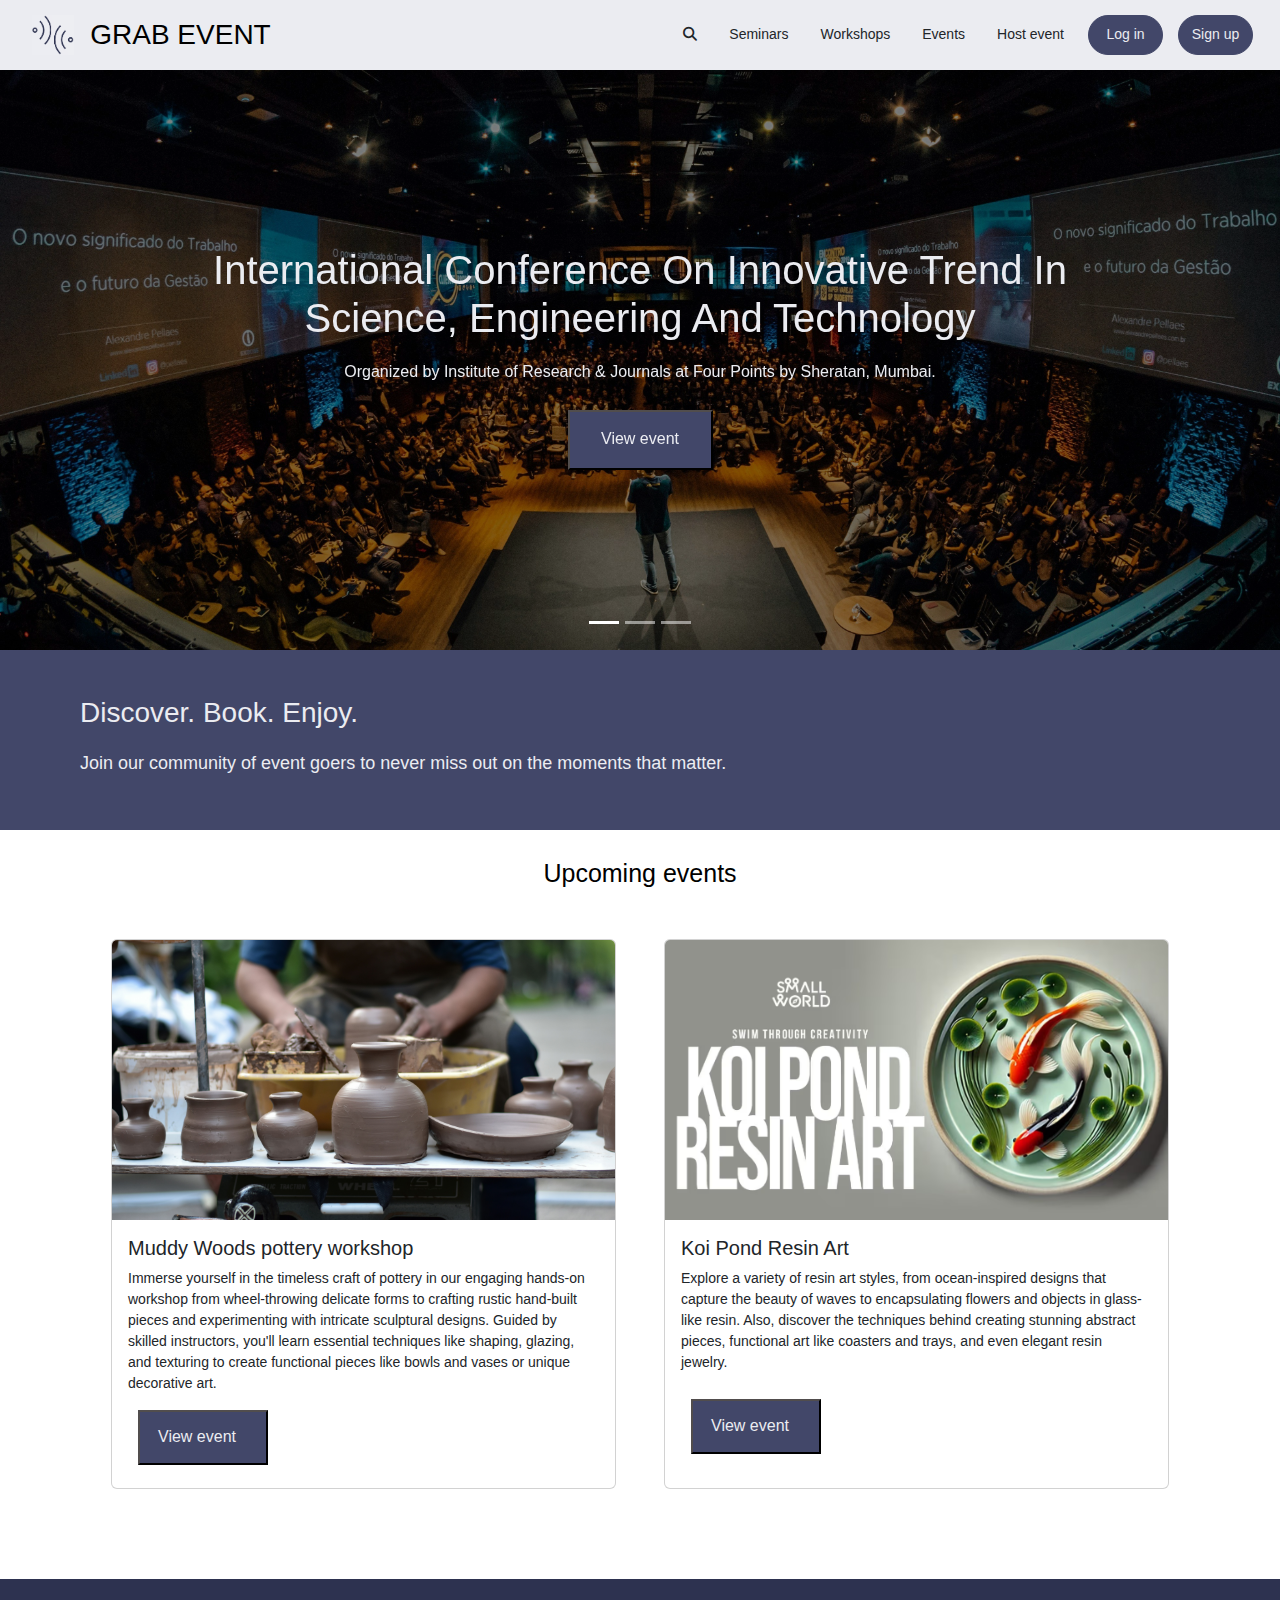
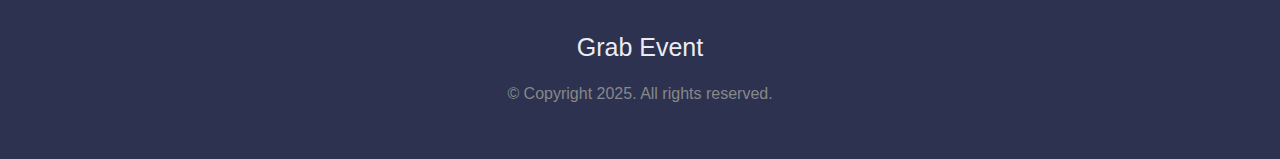
<file: Main pages/index.html>
<!DOCTYPE html>
<html lang="en">

<head> 
    <meta charset="UTF-8">
    <meta name="viewport" content="width=device-width, initial-scale=1.0">
    <title>Grab event</title>
    <link href="https://cdn.jsdelivr.net/npm/bootstrap@5.3.3/dist/css/bootstrap.min.css" rel="stylesheet" integrity="sha384-QWTKZyjpPEjISv5WaRU9OFeRpok6YctnYmDr5pNlyT2bRjXh0JMhjY6hW+ALEwIH" crossorigin="anonymous">
    <script src="https://cdn.jsdelivr.net/npm/bootstrap@5.3.3/dist/js/bootstrap.bundle.min.js" integrity="sha384-YvpcrYf0tY3lHB60NNkmXc5s9fDVZLESaAA55NDzOxhy9GkcIdslK1eN7N6jIeHz" crossorigin="anonymous"></script>
    <link rel="stylesheet" href="https://cdnjs.cloudflare.com/ajax/libs/font-awesome/6.7.2/css/all.min.css" integrity="sha512-Evv84Mr4kqVGRNSgIGL/F/aIDqQb7xQ2vcrdIwxfjThSH8CSR7PBEakCr51Ck+w+/U6swU2Im1vVX0SVk9ABhg==" crossorigin="anonymous" referrerpolicy="no-referrer" />
    <link rel="stylesheet" href="../Stylesheets/main.css">
</head>

<body>
    <header> 
        <nav class="navbar navbar-expand-lg fixed-top">
            <div class="container-fluid">
                <img src="../Images/logo.png" />
                <a class="navbar-brand ms-3 me-auto fs-3" href="index.html">GRAB EVENT</a>
                <div class="offcanvas offcanvas-end" tabindex="-1" id="offcanvasNavbar" aria-labelledby="offcanvasNavbarLabel">
                    <div class="offcanvas-header">
                        <h5 class="offcanvas-title" id="offcanvasNavbarLabel">Grab event</h5>
                        <button type="button" class="btn-close" data-bs-dismiss="offcanvas" aria-label="Close"></button>
                    </div> 
                    <div class="offcanvas-body">
                        <ul class="navbar-nav nav-underline justify-content-end flex-grow-1 pe-3">
                            <li class="nav-item mt-2 me-2">
                                <i class="fa-solid fa-magnifying-glass"></i>
                            </li>
                            <li class="nav-item">
                                <a class="nav-link text-dark" href="#">Seminars</a>
                                <ul class="dropdown">
                                    <li><a href="../Event dashboards/Seminar-event.html">Conference on Innovative Technology</a></li>
                                </ul>
                            </li>
                            <li class="nav-item">
                                <a class="nav-link text-dark" href="#">Workshops</a>
                                <ul class="dropdown">
                                    <li><a href="../Event dashboards/pottery-event.html">Muddy Woods pottery</a></li>
                                    <li><a href="../Event dashboards/resin-art-event.html">Koi Pond Resin Art</a></li>
                                </ul>
                            </li>
                            <li class="nav-item">
                                <a class="nav-link text-dark" href="#">Events</a>
                                <ul class="dropdown">
                                    <li><a href="../Event dashboards/Jazz-event.html">Jazz event - 5th</a></li>
                                    <li><a href="../Event dashboards/rambo-event.html">Rambo circus</a></li>
                                </ul>
                            </li>
                            <li class="nav-item">
                                <a class="nav-link text-dark" href="navbar-host.html">Host event</a>
                            </li>
                        </ul>
                    </div>
                </div>
                <a class="nav-button nav-login-button" href="../User-host data flow/user-login.php">Log in</a>
                <a class="nav-button nav-signup-button" href="../User-host data flow/user-register.php">Sign up</a>
                <button class="navbar-toggler" type="button" data-bs-toggle="offcanvas" data-bs-target="#offcanvasNavbar" aria-controls="offcanvasNavbar" aria-label="Toggle navigation">
                    <span class="navbar-toggler-icon"></span>
                </button>
            </div>
        </nav>
    </header>

    <div class="body-index">
        <div id="popular-section" class="carousel slide" data-bs-ride="carousel">
            <div class="carousel-indicators">
                <button type="button" data-bs-target="#popular-section" data-bs-slide-to="0" class="active" aria-current="true" aria-label="Slide 1"></button>
                <button type="button" data-bs-target="#popular-section" data-bs-slide-to="1" aria-label="Slide 2"></button>
                <button type="button" data-bs-target="#popular-section" data-bs-slide-to="2" aria-label="Slide 3"></button>
            </div>
            <div class="carousal-inner">
                <div class="carousel-item active">
                    <img src="../Images/body-index-slide1.jpg" class="d-block w-100 slide-img" alt="Seminar image">
                    <div class="carousel-caption">
                        <h3>International Conference On Innovative Trend In Science, Engineering And Technology</h3>
                        <p>Organized by Institute of Research & Journals at Four Points by Sheratan, Mumbai.</p>
                        <a href="../Event dashboards/Seminar-event.html" class="slider-btn">View event</a>
                    </div>
                </div>
                <div class="carousel-item">
                    <img src="../Images/body-index-slide2.jpeg" class="d-block w-100 slide-img" alt="Concert image">
                    <div class="carousel-caption">
                        <h3>World Jazz Festival - 5th Edition</h3>
                        <p>Organized by Banyan Tree at Sakal Lalit Kalaghar, Pune.</p>
                        <a href="../Event dashboards/Jazz-event.html" class="slider-btn">View event</a>
                    </div>
                </div>
                <div class="carousel-item c-slide">
                    <img src="../Images/body-index-slide3.jpg" class="d-block w-100 slide-img" alt="Circus image">
                    <div class="carousel-caption">
                        <h2 class="fw-bolder">RAMBO CIRCUS</h2>
                        <p>A Must-See Family Entertainment Extravaganza! 🎪, held at multiple places.</p>
                        <a href="../Event dashboards/Rambo-event.html" class="slider-btn">View event</a>
                    </div>
                </div>
            </div>
        </div>

        <div class="body-join">
            <p class="fs-3">Discover. Book. Enjoy.</p>
            <p>Join our community of event goers to never miss out on the moments that matter.</p>
        </div>

        <div class="body-event-section">
            <p class="upcoming-section">Upcoming events</p>
            <div class="container">
                <div class="row g-5">
                    <div class="col-12 col-md-6">
                        <div class="card">
                            <img src="../Images/body-index-card1-.jpg" alt="pottery workshop" class="card-img-top">
                            <div class="card-body">
                                <h5 class="card-title">Muddy Woods pottery workshop</h5>
                                <p class="card-text">Immerse yourself in the timeless craft of pottery in our engaging hands-on workshop from wheel-throwing delicate forms to crafting rustic hand-built pieces and experimenting with intricate sculptural designs. Guided by skilled instructors, you'll learn essential techniques like shaping, glazing, and texturing to create functional pieces like bowls and vases or unique decorative art.</p>
                                <a href="../Event dashboards/Pottery-event.html" class="card-btn card1-btn">View event</a> 
                            </div>
                        </div>
                    </div>

                    <div class="col-12 col-md-6">
                        <div class="card">
                            <img src="../Images/body-index-card2.png" alt="pottery workshop" class="card-img-top">
                            <div class="card-body">
                                <h5 class="card-title">Koi Pond Resin Art</h5>
                                <p class="card-text">Explore a variety of resin art styles, from ocean-inspired designs that capture the beauty of waves to encapsulating flowers and objects in glass-like resin. Also, discover the techniques behind creating stunning abstract pieces, functional art like coasters and trays, and even elegant resin jewelry.</p>
                                <a href="../Event dashboards/Resin-art-event.html" class="card-btn card2-btn">View event</a> 
                            </div>
                        </div>
                    </div>
                </div>
            </div>
        </div>

    <footer>
        <p class="foot-tm">Grab Event</p>
        <p>© Copyright 2025. All rights reserved.</p>
    </footer>
</body>

</html>
</file>
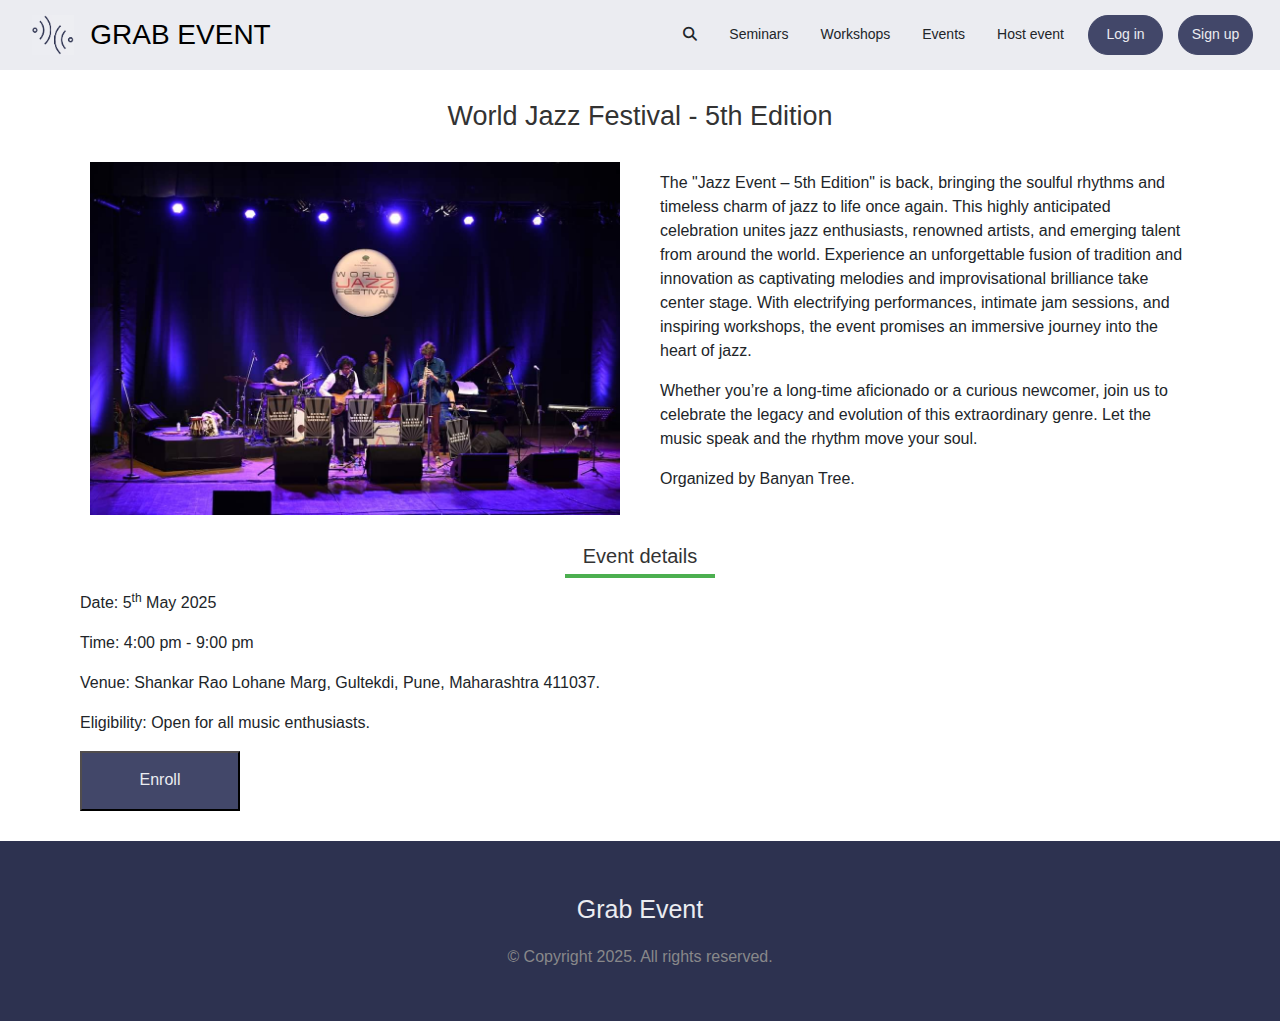
<file: Event dashboards/Jazz-event.html>
<!DOCTYPE html>
<html lang="en"> 
<head> 
    <meta charset="UTF-8">
    <meta name="viewport" content="width=device-width, initial-scale=1.0">
    <title>Grab event - Jazz event</title>

    <link href="https://cdn.jsdelivr.net/npm/bootstrap@5.3.3/dist/css/bootstrap.min.css" rel="stylesheet" integrity="sha384-QWTKZyjpPEjISv5WaRU9OFeRpok6YctnYmDr5pNlyT2bRjXh0JMhjY6hW+ALEwIH" crossorigin="anonymous">
    <script src="https://cdn.jsdelivr.net/npm/bootstrap@5.3.3/dist/js/bootstrap.bundle.min.js" integrity="sha384-YvpcrYf0tY3lHB60NNkmXc5s9fDVZLESaAA55NDzOxhy9GkcIdslK1eN7N6jIeHz" crossorigin="anonymous"></script>
    <link rel="stylesheet" href="https://cdnjs.cloudflare.com/ajax/libs/font-awesome/6.7.2/css/all.min.css" integrity="sha512-Evv84Mr4kqVGRNSgIGL/F/aIDqQb7xQ2vcrdIwxfjThSH8CSR7PBEakCr51Ck+w+/U6swU2Im1vVX0SVk9ABhg==" crossorigin="anonymous" referrerpolicy="no-referrer" />
    <link rel="stylesheet" href="../Stylesheets/event.css">
</head>
<body>
    <header>
        <nav class="navbar navbar-expand-lg fixed-top">
            <div class="container-fluid">
                <img src="../Images/logo.png" />
                <a class="navbar-brand ms-3 me-auto fs-3" href="../Main pages/index.html">GRAB EVENT</a>
                <div class="offcanvas offcanvas-end" tabindex="-1" id="offcanvasNavbar" aria-labelledby="offcanvasNavbarLabel">
                    <div class="offcanvas-header">
                        <h5 class="offcanvas-title" id="offcanvasNavbarLabel">Grab event</h5>
                        <button type="button" class="btn-close" data-bs-dismiss="offcanvas" aria-label="Close"></button>
                    </div>
                    <div class="offcanvas-body">
                        <ul class="navbar-nav nav-underline justify-content-end flex-grow-1 pe-3">
                            <li class="nav-item mt-2 me-2">
                                <i class="fa-solid fa-magnifying-glass"></i>
                            </li>
                            <li class="nav-item">
                                <a class="nav-link text-dark" href="#">Seminars</a>
                                <ul class="dropdown">
                                    <li><a href="../Event dashboards/Seminar-event.html">Conference on Innovative Technology</a></li>
                                </ul>
                            </li>
                            <li class="nav-item">
                                <a class="nav-link text-dark" href="#">Workshops</a>
                                <ul class="dropdown">
                                    <li><a href="../Event dashboards/pottery-event.html">Muddy Woods pottery</a></li>
                                    <li><a href="../Event dashboards/resin-art-event.html">Koi Pond Resin Art</a></li>
                                </ul>
                            </li>
                            <li class="nav-item">
                                <a class="nav-link text-dark" href="#">Events</a>
                                <ul class="dropdown">
                                    <li><a href="../Event dashboards/Jazz-event.html">Jazz event - 5th</a></li>
                                    <li><a href="../Event dashboards/rambo-event.html">Rambo circus</a></li>
                                </ul>
                            </li>
                            <li class="nav-item">
                                <a class="nav-link text-dark" href="../Main pages/navbar-host.html">Host event</a>
                            </li>
                        </ul>
                    </div>
                </div>
                <a class="nav-button nav-login-button" href="../User-host data flow/user-login.php">Log in</a>
                <a class="nav-button nav-signup-button" href="../User-host data flow/user-register.php">Sign up</a>
                <button class="navbar-toggler" type="button" data-bs-toggle="offcanvas" data-bs-target="#offcanvasNavbar" aria-controls="offcanvasNavbar" aria-label="Toggle navigation">
                    <span class="navbar-toggler-icon"></span>
                </button>
            </div>
        </nav>
    </header>

    <div class="body-event">
        <h3>World Jazz Festival - 5th Edition</h3>
        <div class="container">
            <section class="event event2">
                <div class="event-img">
                    <img src="../Images/body-index-slide2.jpeg" alt="jazz event">
                </div>
                <div class="event-description">
                    <p>The "Jazz Event – 5th Edition" is back, bringing the soulful rhythms and timeless charm of jazz to life once again. This highly anticipated celebration unites jazz enthusiasts, renowned artists, and emerging talent from around the world. Experience an unforgettable fusion of tradition and innovation as captivating melodies and improvisational brilliance take center stage. With electrifying performances, intimate jam sessions, and inspiring workshops, the event promises an immersive journey into the heart of jazz.</p>
                    <p>Whether you’re a long-time aficionado or a curious newcomer, join us to celebrate the legacy and evolution of this extraordinary genre. Let the music speak and the rhythm move your soul.</p>
                    <p>Organized by Banyan Tree.</p>
                </div>
            </section>
        </div>

        <p class="event-title mt-3">Event details</p>
        <div class="event-details">
            <p class="event-date">Date: 5<sup>th</sup> May 2025</p>
            <p class="event-time">Time: 4:00 pm - 9:00 pm</p>
            <p class="event-venue">Venue: Shankar Rao Lohane Marg, Gultekdi, Pune, Maharashtra 411037.</p>
            <p class="event-eligibility">Eligibility: Open for all music enthusiasts.</p>
            <a href="../User-host data flow/user-login.php" class="event-enroll-btn">Enroll</a>
        </div>
    </div>

    <footer>
        <p class="foot-tm">Grab Event</p>
        <p>© Copyright 2025. All rights reserved.</p>
    </footer>
    
</body>
</html>
</file>
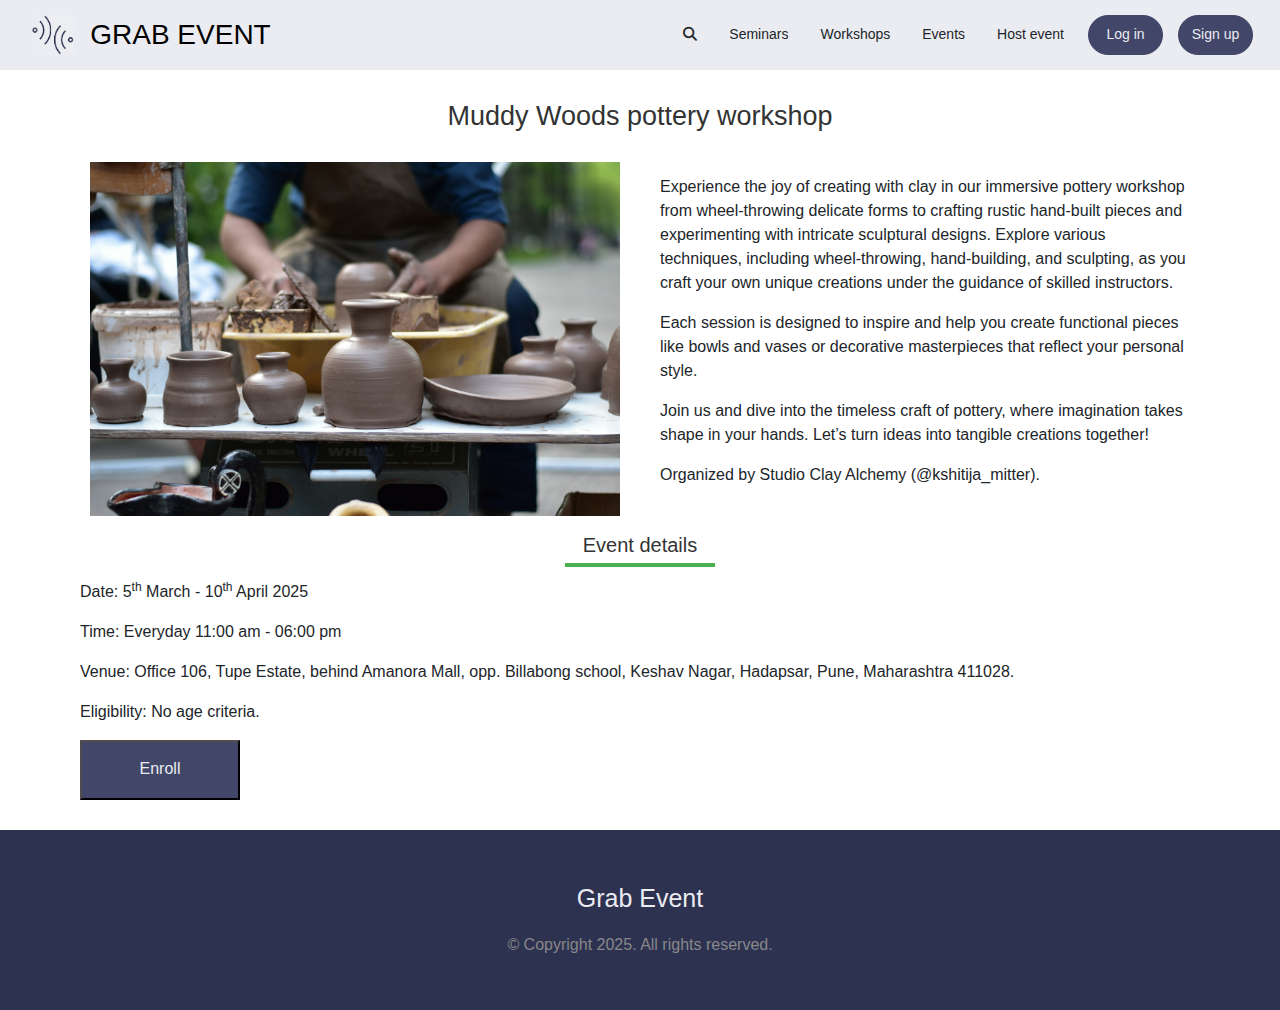
<file: Event dashboards/Pottery-event.html>
<!DOCTYPE html>
<html lang="en"> 
<head>
    <meta charset="UTF-8">
    <meta name="viewport" content="width=device-width, initial-scale=1.0">
    <title>Grab event - Pottery workshop</title>

    <link href="https://cdn.jsdelivr.net/npm/bootstrap@5.3.3/dist/css/bootstrap.min.css" rel="stylesheet" integrity="sha384-QWTKZyjpPEjISv5WaRU9OFeRpok6YctnYmDr5pNlyT2bRjXh0JMhjY6hW+ALEwIH" crossorigin="anonymous">
    <script src="https://cdn.jsdelivr.net/npm/bootstrap@5.3.3/dist/js/bootstrap.bundle.min.js" integrity="sha384-YvpcrYf0tY3lHB60NNkmXc5s9fDVZLESaAA55NDzOxhy9GkcIdslK1eN7N6jIeHz" crossorigin="anonymous"></script>
    <link rel="stylesheet" href="https://cdnjs.cloudflare.com/ajax/libs/font-awesome/6.7.2/css/all.min.css" integrity="sha512-Evv84Mr4kqVGRNSgIGL/F/aIDqQb7xQ2vcrdIwxfjThSH8CSR7PBEakCr51Ck+w+/U6swU2Im1vVX0SVk9ABhg==" crossorigin="anonymous" referrerpolicy="no-referrer" />
    <link rel="stylesheet" href="../Stylesheets/event.css">
</head>
<body>
    <header>
        <nav class="navbar navbar-expand-lg fixed-top">
            <div class="container-fluid">
                <img src="../Images/logo.png" />
                <a class="navbar-brand ms-3 me-auto fs-3" href="../Main pages/index.html">GRAB EVENT</a>
                <div class="offcanvas offcanvas-end" tabindex="-1" id="offcanvasNavbar" aria-labelledby="offcanvasNavbarLabel">
                    <div class="offcanvas-header">
                        <h5 class="offcanvas-title" id="offcanvasNavbarLabel">Grab event</h5>
                        <button type="button" class="btn-close" data-bs-dismiss="offcanvas" aria-label="Close"></button>
                    </div>
                    <div class="offcanvas-body">
                        <ul class="navbar-nav nav-underline justify-content-end flex-grow-1 pe-3">
                            <li class="nav-item mt-2 me-2">
                                <i class="fa-solid fa-magnifying-glass"></i>
                            </li>
                            <li class="nav-item">
                                <a class="nav-link text-dark" href="#">Seminars</a>
                                <ul class="dropdown">
                                    <li><a href="../Event dashboards/Seminar-event.html">Conference on Innovative Technology</a></li>
                                </ul>
                            </li>
                            <li class="nav-item">
                                <a class="nav-link text-dark" href="#">Workshops</a>
                                <ul class="dropdown">
                                    <li><a href="../Event dashboards/pottery-event.html">Muddy Woods pottery</a></li>
                                    <li><a href="../Event dashboards/resin-art-event.html">Koi Pond Resin Art</a></li>
                                </ul>
                            </li>
                            <li class="nav-item">
                                <a class="nav-link text-dark" href="#">Events</a>
                                <ul class="dropdown">
                                    <li><a href="../Event dashboards/Jazz-event.html">Jazz event - 5th</a></li>
                                    <li><a href="../Event dashboards/rambo-event.html">Rambo circus</a></li>
                                </ul>
                            </li>
                            <li class="nav-item">
                                <a class="nav-link text-dark" href="../Main pages/navbar-host.html">Host event</a>
                            </li>
                        </ul>
                    </div>
                </div>
                <a class="nav-button nav-login-button" href="../User-host data flow/user-login.php">Log in</a>
                <a class="nav-button nav-signup-button" href="../User-host data flow/user-register.php">Sign up</a>
                <button class="navbar-toggler" type="button" data-bs-toggle="offcanvas" data-bs-target="#offcanvasNavbar" aria-controls="offcanvasNavbar" aria-label="Toggle navigation">
                    <span class="navbar-toggler-icon"></span>
                </button>
            </div>
        </nav>
    </header>

    <div class="body-event">
        <h3>Muddy Woods pottery workshop</h3>
        <div class="container">
            <section class="event event4">
                <div class="event-img">
                    <img src="../Images/body-index-card1-.jpg" alt="pottery workshop event">
                </div>
                <div class="event-description">
                    <p>Experience the joy of creating with clay in our immersive pottery workshop from wheel-throwing delicate forms to crafting rustic hand-built pieces and experimenting with intricate sculptural designs. Explore various techniques, including wheel-throwing, hand-building, and sculpting, as you craft your own unique creations under the guidance of skilled instructors.</p>
                    <p>Each session is designed to inspire and help you create functional pieces like bowls and vases or decorative masterpieces that reflect your personal style.</p>
                    <p>Join us and dive into the timeless craft of pottery, where imagination takes shape in your hands. Let’s turn ideas into tangible creations together!</p>
                    <p>Organized by Studio Clay Alchemy (@kshitija_mitter).</p>
                </div>
            </section>
        </div>

        <p class="event-title mt-1">Event details</p>
        <div class="event-details">
            <p class="event-date">Date: 5<sup>th</sup> March - 10<sup>th</sup> April 2025</p>
            <p class="event-time">Time: Everyday 11:00 am - 06:00 pm</p>
            <p class="event-venue">Venue: Office 106, Tupe Estate, behind Amanora Mall, opp. Billabong school, Keshav Nagar, Hadapsar, Pune, Maharashtra 411028.</p>
            <p class="event-eligibility">Eligibility: No age criteria.</p>
            <a href="../User-host data flow/user-login.php" class="event-enroll-btn">Enroll</a>
        </div>
    </div>

    <footer>
        <p class="foot-tm">Grab Event</p>
        <p>© Copyright 2025. All rights reserved.</p>
    </footer>

</body>
</html>
</file>
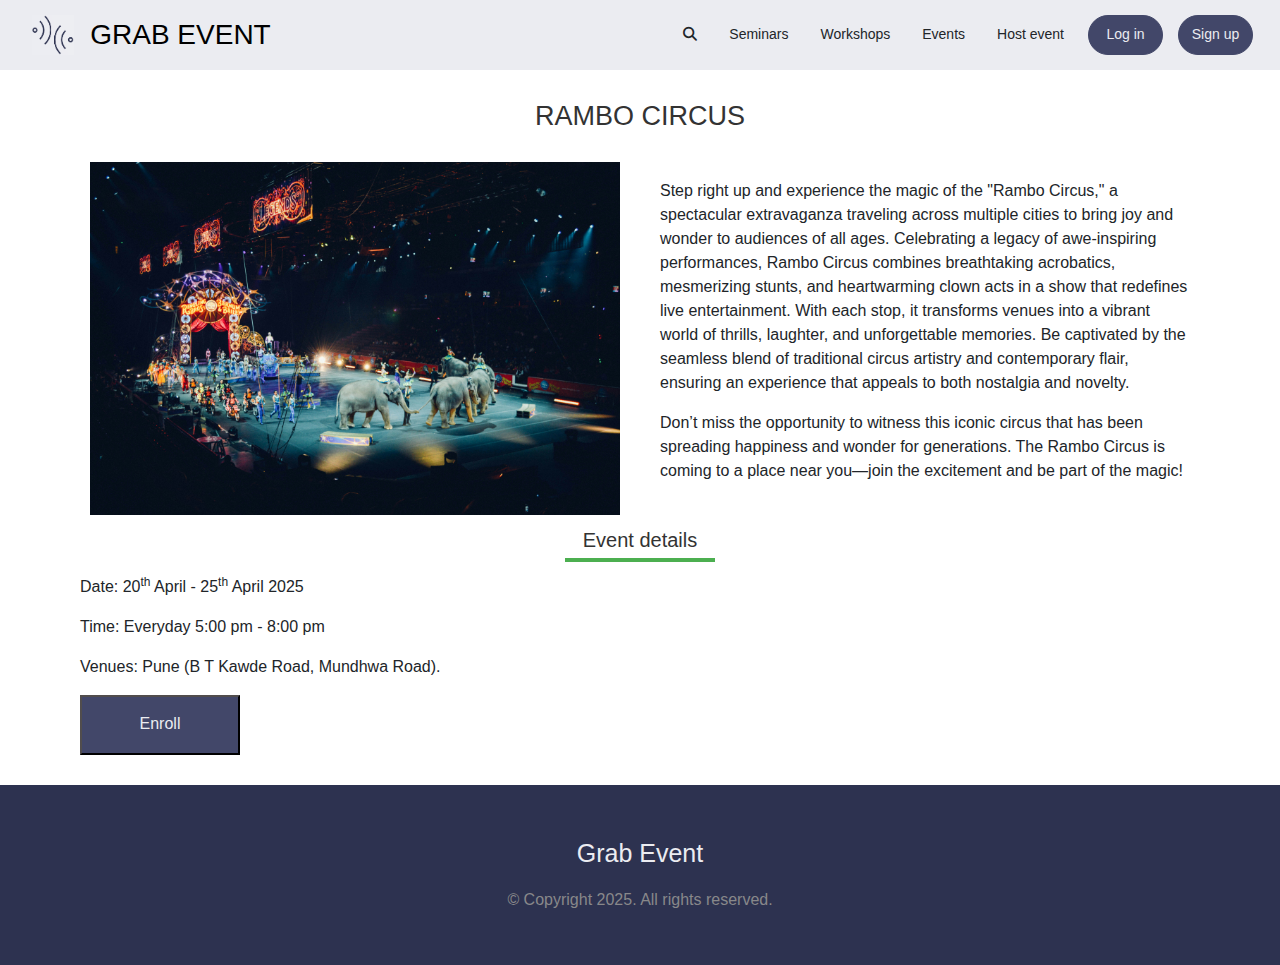
<file: Event dashboards/Rambo-event.html>
<!DOCTYPE html>
<html lang="en"> 
<head>
    <meta charset="UTF-8">
    <meta name="viewport" content="width=device-width, initial-scale=1.0">
    <title>Grab event- Rambo circus</title>

    <link href="https://cdn.jsdelivr.net/npm/bootstrap@5.3.3/dist/css/bootstrap.min.css" rel="stylesheet" integrity="sha384-QWTKZyjpPEjISv5WaRU9OFeRpok6YctnYmDr5pNlyT2bRjXh0JMhjY6hW+ALEwIH" crossorigin="anonymous">
    <script src="https://cdn.jsdelivr.net/npm/bootstrap@5.3.3/dist/js/bootstrap.bundle.min.js" integrity="sha384-YvpcrYf0tY3lHB60NNkmXc5s9fDVZLESaAA55NDzOxhy9GkcIdslK1eN7N6jIeHz" crossorigin="anonymous"></script>
    <link rel="stylesheet" href="https://cdnjs.cloudflare.com/ajax/libs/font-awesome/6.7.2/css/all.min.css" integrity="sha512-Evv84Mr4kqVGRNSgIGL/F/aIDqQb7xQ2vcrdIwxfjThSH8CSR7PBEakCr51Ck+w+/U6swU2Im1vVX0SVk9ABhg==" crossorigin="anonymous" referrerpolicy="no-referrer" />
    <link rel="stylesheet" href="../Stylesheets/event.css">
</head>
<body>
    <header>
        <nav class="navbar navbar-expand-lg fixed-top">
            <div class="container-fluid">
                <img src="../Images/logo.png" />
                <a class="navbar-brand ms-3 me-auto fs-3" href="../Main pages/index.html">GRAB EVENT</a>
                <div class="offcanvas offcanvas-end" tabindex="-1" id="offcanvasNavbar" aria-labelledby="offcanvasNavbarLabel">
                    <div class="offcanvas-header">
                        <h5 class="offcanvas-title" id="offcanvasNavbarLabel">Grab event</h5>
                        <button type="button" class="btn-close" data-bs-dismiss="offcanvas" aria-label="Close"></button>
                    </div>
                    <div class="offcanvas-body">
                        <ul class="navbar-nav nav-underline justify-content-end flex-grow-1 pe-3">
                            <li class="nav-item mt-2 me-2">
                                <i class="fa-solid fa-magnifying-glass"></i>
                            </li>
                            <li class="nav-item">
                                <a class="nav-link text-dark" href="#">Seminars</a>
                                <ul class="dropdown">
                                    <li><a href="../Event dashboards/Seminar-event.html">Conference on Innovative Technology</a></li>
                                </ul>
                            </li>
                            <li class="nav-item">
                                <a class="nav-link text-dark" href="#">Workshops</a>
                                <ul class="dropdown">
                                    <li><a href="../Event dashboards/pottery-event.html">Muddy Woods pottery</a></li>
                                    <li><a href="../Event dashboards/resin-art-event.html">Koi Pond Resin Art</a></li>
                                </ul>
                            </li>
                            <li class="nav-item">
                                <a class="nav-link text-dark" href="#">Events</a>
                                <ul class="dropdown">
                                    <li><a href="../Event dashboards/Jazz-event.html">Jazz event - 5th</a></li>
                                    <li><a href="../Event dashboards/rambo-event.html">Rambo circus</a></li>
                                </ul>
                            </li>
                            <li class="nav-item">
                                <a class="nav-link text-dark" href="../Main pages/navbar-host.html">Host event</a>
                            </li>
                        </ul>
                    </div>
                </div>
                <a class="nav-button nav-login-button" href="../User-host data flow/user-login.php">Log in</a>
                <a class="nav-button nav-signup-button" href="../User-host data flow/user-register.php">Sign up</a>
                <button class="navbar-toggler" type="button" data-bs-toggle="offcanvas" data-bs-target="#offcanvasNavbar" aria-controls="offcanvasNavbar" aria-label="Toggle navigation">
                    <span class="navbar-toggler-icon"></span>
                </button>
            </div>
        </nav>
    </header>

    <div class="body-event">
        <h3>RAMBO CIRCUS</h3>
        <div class="container">
            <section class="event event3">
                <div class="event-img">
                    <img src="../Images/body-index-slide3.jpg" alt="rambo circus event">
                </div>
                <div class="event-description">
                    <p>Step right up and experience the magic of the "Rambo Circus," a spectacular extravaganza traveling across multiple cities to bring joy and wonder to audiences of all ages. Celebrating a legacy of awe-inspiring performances, Rambo Circus combines breathtaking acrobatics, mesmerizing stunts, and heartwarming clown acts in a show that redefines live entertainment. With each stop, it transforms venues into a vibrant world of thrills, laughter, and unforgettable memories. Be captivated by the seamless blend of traditional circus artistry and contemporary flair, ensuring an experience that appeals to both nostalgia and novelty.</p>
                    <p>Don’t miss the opportunity to witness this iconic circus that has been spreading happiness and wonder for generations. The Rambo Circus is coming to a place near you—join the excitement and be part of the magic!</p>
                </div>
            </section>
        </div>

        <p class="event-title">Event details</p>
        <div class="event-details">
            <p class="event-date">Date: 20<sup>th</sup> April  - 25<sup>th</sup> April 2025</p>
            <p class="event-time">Time: Everyday 5:00 pm - 8:00 pm</p>
            <p class="event-venue">Venues: Pune (B T Kawde Road, Mundhwa Road).</p>
            <a href="../User-host data flow/user-login.php" class="event-enroll-btn">Enroll</a>
        </div>
    </div>

    <footer>
        <p class="foot-tm">Grab Event</p>
        <p>© Copyright 2025. All rights reserved.</p>
    </footer>

</body>
</html>
</file>
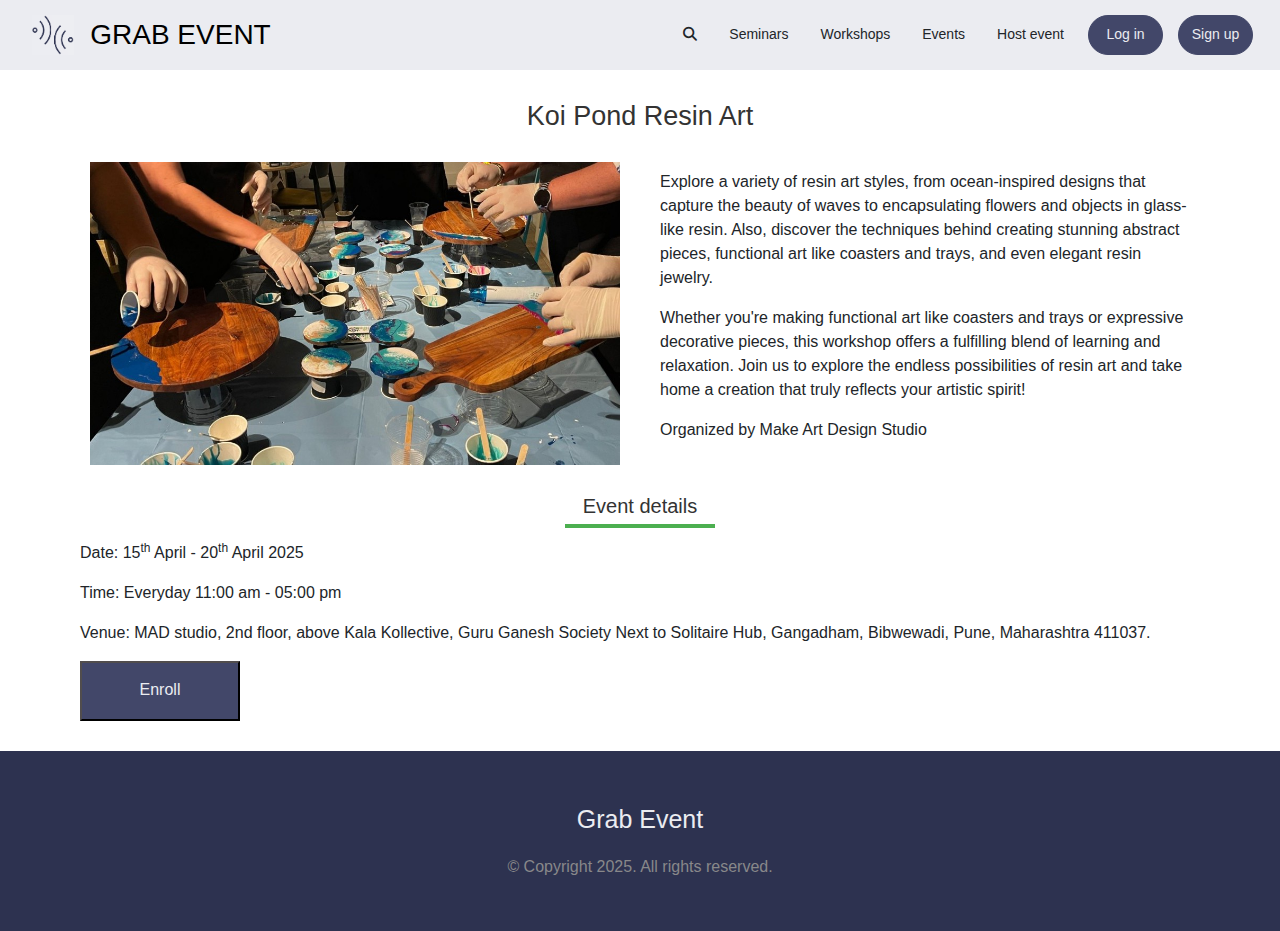
<file: Event dashboards/Resin-art-event.html>
<!DOCTYPE html>
<html lang="en">
<head>
    <meta charset="UTF-8">
    <meta name="viewport" content="width=device-width, initial-scale=1.0">
    <title>Grab event - Resin art workshop</title>

    <link href="https://cdn.jsdelivr.net/npm/bootstrap@5.3.3/dist/css/bootstrap.min.css" rel="stylesheet" integrity="sha384-QWTKZyjpPEjISv5WaRU9OFeRpok6YctnYmDr5pNlyT2bRjXh0JMhjY6hW+ALEwIH" crossorigin="anonymous">
    <script src="https://cdn.jsdelivr.net/npm/bootstrap@5.3.3/dist/js/bootstrap.bundle.min.js" integrity="sha384-YvpcrYf0tY3lHB60NNkmXc5s9fDVZLESaAA55NDzOxhy9GkcIdslK1eN7N6jIeHz" crossorigin="anonymous"></script>
    <link rel="stylesheet" href="https://cdnjs.cloudflare.com/ajax/libs/font-awesome/6.7.2/css/all.min.css" integrity="sha512-Evv84Mr4kqVGRNSgIGL/F/aIDqQb7xQ2vcrdIwxfjThSH8CSR7PBEakCr51Ck+w+/U6swU2Im1vVX0SVk9ABhg==" crossorigin="anonymous" referrerpolicy="no-referrer" />
    <link rel="stylesheet" href="../Stylesheets/event.css">
</head>
<body>
    <header>
        <nav class="navbar navbar-expand-lg fixed-top">
            <div class="container-fluid">
                <img src="../Images/logo.png" />
                <a class="navbar-brand ms-3 me-auto fs-3" href="../Main pages/index.html">GRAB EVENT</a>
                <div class="offcanvas offcanvas-end" tabindex="-1" id="offcanvasNavbar" aria-labelledby="offcanvasNavbarLabel">
                    <div class="offcanvas-header">
                        <h5 class="offcanvas-title" id="offcanvasNavbarLabel">Grab event</h5>
                        <button type="button" class="btn-close" data-bs-dismiss="offcanvas" aria-label="Close"></button>
                    </div>
                    <div class="offcanvas-body">
                        <ul class="navbar-nav nav-underline justify-content-end flex-grow-1 pe-3">
                            <li class="nav-item mt-2 me-2">
                                <i class="fa-solid fa-magnifying-glass"></i>
                            </li>
                            <li class="nav-item">
                                <a class="nav-link text-dark" href="#">Seminars</a>
                                <ul class="dropdown">
                                    <li><a href="../Event dashboards/Seminar-event.html">Conference on Innovative Technology</a></li>
                                </ul>
                            </li>
                            <li class="nav-item">
                                <a class="nav-link text-dark" href="#">Workshops</a>
                                <ul class="dropdown">
                                    <li><a href="../Event dashboards/pottery-event.html">Muddy Woods pottery</a></li>
                                    <li><a href="../Event dashboards/resin-art-event.html">Koi Pond Resin Art</a></li>
                                </ul>
                            </li>
                            <li class="nav-item">
                                <a class="nav-link text-dark" href="#">Events</a>
                                <ul class="dropdown">
                                    <li><a href="../Event dashboards/Jazz-event.html">Jazz event - 5th</a></li>
                                    <li><a href="../Event dashboards/rambo-event.html">Rambo circus</a></li>
                                </ul>
                            </li>
                            <li class="nav-item">
                                <a class="nav-link text-dark" href="../Main pages/navbar-host.html">Host event</a>
                            </li>
                        </ul>
                    </div>
                </div>
                <a class="nav-button nav-login-button" href="../User-host data flow/user-login.php">Log in</a>
                <a class="nav-button nav-signup-button" href="../User-host data flow/user-register.php">Sign up</a>
                <button class="navbar-toggler" type="button" data-bs-toggle="offcanvas" data-bs-target="#offcanvasNavbar" aria-controls="offcanvasNavbar" aria-label="Toggle navigation">
                    <span class="navbar-toggler-icon"></span>
                </button>
            </div>
        </nav>
    </header>

    <div class="body-event">
        <h3>Koi Pond Resin Art</h3>
        <div class="container">
            <section class="event event5">
                <div class="event-img">
                    <img src="../Images/body-index-card2[1].jpg" alt="resin art workshop event">
                </div>
                <div class="event-description">
                    <p>Explore a variety of resin art styles, from ocean-inspired designs that capture the beauty of waves to encapsulating flowers and objects in glass-like resin. Also, discover the techniques behind creating stunning abstract pieces, functional art like coasters and trays, and even elegant resin jewelry.</p>
                    <p>Whether you're making functional art like coasters and trays or expressive decorative pieces, this workshop offers a fulfilling blend of learning and relaxation. Join us to explore the endless possibilities of resin art and take home a creation that truly reflects your artistic spirit!</p>
                    <p>Organized by Make Art Design Studio</p>
                </div>
            </section>
        </div>

        <p class="event-title mt-3">Event details</p>
        <div class="event-details">
            <p class="event-date">Date: 15<sup>th</sup> April  - 20<sup>th</sup> April 2025</p>
            <p class="event-time">Time: Everyday 11:00 am - 05:00 pm</p>
            <p class="event-venue">Venue: MAD studio, 2nd floor, above Kala Kollective, Guru Ganesh Society Next to Solitaire Hub, Gangadham, Bibwewadi, Pune, Maharashtra 411037.</p>
            <a href="../User-host data flow/user-login.php" class="event-enroll-btn">Enroll</a>
        </div>
    </div>

    <footer>
        <p class="foot-tm">Grab Event</p>
        <p>© Copyright 2025. All rights reserved.</p>
    </footer>

</body>
</html>
</file>
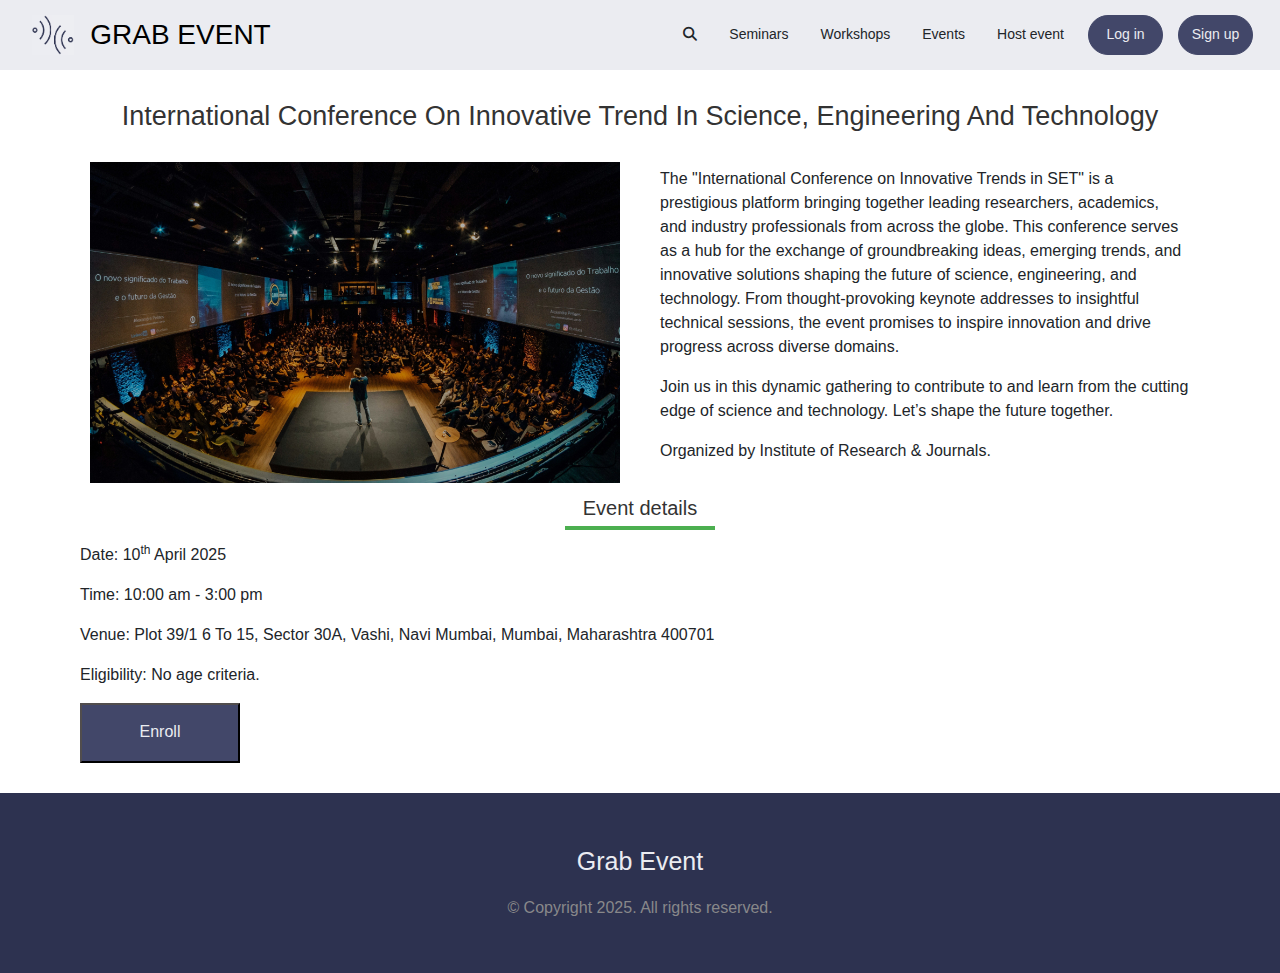
<file: Event dashboards/Seminar-event.html>
<!DOCTYPE html>
<html lang="en"> 
<head> 
    <meta charset="UTF-8">
    <meta name="viewport" content="width=device-width, initial-scale=1.0">
    <title>Grab event - Seminar event</title>

    <link href="https://cdn.jsdelivr.net/npm/bootstrap@5.3.3/dist/css/bootstrap.min.css" rel="stylesheet" integrity="sha384-QWTKZyjpPEjISv5WaRU9OFeRpok6YctnYmDr5pNlyT2bRjXh0JMhjY6hW+ALEwIH" crossorigin="anonymous">
    <script src="https://cdn.jsdelivr.net/npm/bootstrap@5.3.3/dist/js/bootstrap.bundle.min.js" integrity="sha384-YvpcrYf0tY3lHB60NNkmXc5s9fDVZLESaAA55NDzOxhy9GkcIdslK1eN7N6jIeHz" crossorigin="anonymous"></script>
    <link rel="stylesheet" href="https://cdnjs.cloudflare.com/ajax/libs/font-awesome/6.7.2/css/all.min.css" integrity="sha512-Evv84Mr4kqVGRNSgIGL/F/aIDqQb7xQ2vcrdIwxfjThSH8CSR7PBEakCr51Ck+w+/U6swU2Im1vVX0SVk9ABhg==" crossorigin="anonymous" referrerpolicy="no-referrer" />
    <link rel="stylesheet" href="../Stylesheets/event.css">
</head>
<body>
    <header>
        <nav class="navbar navbar-expand-lg fixed-top">
            <div class="container-fluid">
                <img src="../Images/logo.png" />
                <a class="navbar-brand ms-3 me-auto fs-3" href="../Main pages/index.html">GRAB EVENT</a>
                <div class="offcanvas offcanvas-end" tabindex="-1" id="offcanvasNavbar" aria-labelledby="offcanvasNavbarLabel">
                    <div class="offcanvas-header">
                        <h5 class="offcanvas-title" id="offcanvasNavbarLabel">Grab event</h5>
                        <button type="button" class="btn-close" data-bs-dismiss="offcanvas" aria-label="Close"></button>
                    </div>
                    <div class="offcanvas-body">
                        <ul class="navbar-nav nav-underline justify-content-end flex-grow-1 pe-3">
                            <li class="nav-item mt-2 me-2">
                                <i class="fa-solid fa-magnifying-glass"></i>
                            </li>
                            <li class="nav-item">
                                <a class="nav-link text-dark" href="#">Seminars</a>
                                <ul class="dropdown">
                                    <li><a href="../Event dashboards/Seminar-event.html">Conference on Innovative Technology</a></li>
                                </ul>
                            </li>
                            <li class="nav-item">
                                <a class="nav-link text-dark" href="#">Workshops</a>
                                <ul class="dropdown">
                                    <li><a href="../Event dashboards/Pottery-workshop.html">Muddy Woods pottery</a></li>
                                    <li><a href="../Event dashboards/Resin-art.html">Koi Pond Resin Art</a></li>
                                </ul>
                            </li>
                            <li class="nav-item">
                                <a class="nav-link text-dark" href="#">Events</a>
                                <ul class="dropdown">
                                    <li><a href="../Event dashboards/Jazz-event.html">Jazz event - 5th</a></li>
                                    <li><a href="../Event dashboards/Rambo-event.html">Rambo circus</a></li>
                                </ul>
                            </li>
                            <li class="nav-item">
                                <a class="nav-link text-dark" href="../Main pages/navbar-host.html">Host event</a>
                            </li>
                        </ul>
                    </div>
                </div>
                <a class="nav-button nav-login-button" href="../User-host data flow/user-login.php">Log in</a>
                <a class="nav-button nav-signup-button" href="../User-host data flow/user-register.php">Sign up</a>
                <button class="navbar-toggler" type="button" data-bs-toggle="offcanvas" data-bs-target="#offcanvasNavbar" aria-controls="offcanvasNavbar" aria-label="Toggle navigation">
                    <span class="navbar-toggler-icon"></span>
                </button>
            </div>
        </nav>
    </header>

    <div class="body-event">
        <h3>International Conference On Innovative Trend In Science, Engineering And Technology</h3>
        <div class="container">
            <section class="event event1">
                <div class="event-img">
                    <img src="../Images/body-index-slide1.jpg" alt="seminar event">
                </div>
                <div class="event-description">
                    <p>The "International Conference on Innovative Trends in SET" is a prestigious platform bringing together leading researchers, academics, and industry professionals from across the globe. This conference serves as a hub for the exchange of groundbreaking ideas, emerging trends, and innovative solutions shaping the future of science, engineering, and technology. From thought-provoking keynote addresses to insightful technical sessions, the event promises to inspire innovation and drive progress across diverse domains.</p>
                    <p>Join us in this dynamic gathering to contribute to and learn from the cutting edge of science and technology. Let’s shape the future together.</p>
                    <p>Organized by Institute of Research & Journals.</p>
                </div>
            </section>
        </div>

        <p class="event-title">Event details</p>
        <div class="event-details">
            <p class="event-date">Date: 10<sup>th</sup> April 2025</p>
            <p class="event-time">Time: 10:00 am - 3:00 pm</p>
            <p class="event-venue">Venue: Plot 39/1 6 To 15, Sector 30A, Vashi, Navi Mumbai, Mumbai, Maharashtra 400701</p>
            <p class="event-eligibility">Eligibility: No age criteria.</p>
            <a href="../User-host data flow/user-login.php" class="event-enroll-btn">Enroll</a>
        </div>
    </div>

    <footer>
        <p class="foot-tm">Grab Event</p>
        <p>© Copyright 2025. All rights reserved.</p>
    </footer>

</body>
</html>
</file>
<file: Stylesheets/main.css>
* {
    margin: 0;
    font-family: Verdana, sans-serif;
}

/* HEADER START */
body {
    padding-top: 40px;
}
nav {
    height: 70px;
    width: 100%;
    background-color: #EBECF1;
    font-size: 14px;
}
nav img {
    height: 40px;
    margin-left: 20px;
}
#navbarNav {
    text-align: center;
    background-color: #EBECF1;
}
.nav-item ul.dropdown {
    height: max-content;
    width: 150px;
    padding-left: 0;
    display: none;
    position: absolute;
    background-color: #EBECF1;
}
.nav-item ul.dropdown li {
    right: 50px;
    padding: 13px;
    display: block;
    text-align: center;
    list-style-type: none;
}
.nav-item ul.dropdown a {
    color: black;
    text-decoration: none;
}
.nav-item:hover ul.dropdown {
    display: block;
}
ul.dropdown li:hover {
    background-color: #424769;
}
ul.dropdown a:hover {
    color: #EBECF1;
}
.nav-button {
    height: 40px;
    width: 75px;
    margin-right: 15px;
    padding: 8px;
    color: #EBECF1;
    text-align: center;
    text-decoration: none;
    border: 0.5px solid #424769;
    border-radius: 50px; 
    background-color: #424769;
}
.nav-button:hover {
    border: 0.5px solid #7077A1;
    background-color: #7077A1;
}
.nav-user-pic {
    width: 40px;
    margin-left: 10px;
    margin-right: 20px;
    border-radius: 50%;
}
.sub-menu-wrap {
    max-height: 0px;
    width: 320px;
    top: 100%;
    right: 10px;
    position: absolute;
    overflow: hidden;
    transition: max-height 0.2s;
}
.sub-menu-wrap.open-menu {
    max-height: 330px;
}
.sub-menu {
    margin: 10px;
    padding: 20px;
    background-color: #EBECF1;
}
.user-info {
    display: flex;
    align-items: center;
}
.toggle-user-pic {
    height: 60px;
    width: 60px;
    margin-right: 15px;
    border-radius: 50%;
}
.sub-menu hr {
    height: 1.5px;
    width: 100%;
    margin: 15px 0 10px;
    border: 0;
    background-color: #ccc;
}
.user-info-list {
    margin: 10px 0;
    display: flex;
    align-items: center;
    text-decoration: none;
    color: #525252;
}
.user-info-list i {
    margin-right: 15px;
    margin-bottom: 8px;
    padding: 8px;
    font-size: 19px;
}
.user-info-list p {
    width: 100%;
    margin-top: 5px;
    font-size: 14px;
}
.user-info-list:hover p {
    font-weight: bold;
}
.user-info-list span {
    transition: transform 0.5s;
}
.user-info-list:hover span {
    transform: translateX(7px);
}
/* HEADER END */

/* INDEX BODY PAGE-1 START */
.body-index {
    height: 1670px;
    width: 100%;
}
#popular-section {
    height: 610px;
    width: 100%;
}
.carousel-item {
    height: 610px;
    width: 100%;
}
.slide-img {
    height: 100%;
    object-fit: cover;
    filter: brightness(0.7);
}
.carousel-caption {
    bottom: 160px;
    color: #EBECF1;
}
.carousel-caption h3 {
    font-size: 40px;
    font-weight: 300;
}
.carousel-caption h2 {
    font-size: 60px;
}
.carousel-caption p {
    padding-top: 10px;
    padding-bottom: 10px;
    font-size: 16px;
}
.slider-btn {
    height: 60px;
    width: 145px;
    padding-top: 15px;
    display: inline-block;
    color: #EBECF1;
    text-decoration: none;
    border: 2.5px solid;
    border-color:rgb(81, 77, 77) black black rgb(81, 77, 77);
    background-color: #424769;
}
.slider-btn:hover {
    background-color: #7077A1;
}
/* INDEX BODY PAGE-1 END */

/* INDEX BODY PAGE-2 START */
.body-event-section {
    height: auto;
    padding-left: 30px;
    padding-right: 30px;
}
.body-join {
    height: 180px;
    width: 100%;
    padding-top: 42px;
    padding-left: 80px;
    color: #EBECF1;
    font-size: 18px;
    background-color: #424769;
}
/* INDEX BODY PAGE-2 END */

/* Event-section START */
.upcoming-section {
    padding-top: 25px;
    padding-bottom: 20px;
    text-align: center;
    font-size: 25px;
    color: black;
}
.card {
    height: 550px;
    margin-bottom: 50px;
}
.card img {
    height: 280px;
    width: 100%;
    object-fit: cover;
}
.card-text {
    font-size: 14px;
}
.card-footer {
    display: flex;
    padding-bottom: 10px;
}
.card-btn {
    height: 55px;
    width: 130px;
    margin-left: 10px;
    padding-top: 13px;
    padding-left: 18px;
    display: inline-block;
    color: #EBECF1;
    text-decoration: none;
    border: 2.5px solid;
    border-color:rgb(81, 77, 77) black black rgb(81, 77, 77);
    background-color: #424769;
}
.card-btn:hover {
    background-color: #7077A1;
}
.card2-btn {
    margin-top: 10px;
}
/* Event-section END */

/* MAIN START - aboutUs */
main {
    height: auto;
    width: 100%;
    margin-top: 50px;
}
.container {
    width: 90%;
    margin: auto;
    padding: 10px 20px 40px;
}
.heading {
    width: 90%;
    margin: 20px auto;
    display: flex;
    flex-direction: column;
    justify-content: center;
    align-items: center;
    text-align: center;
}
.heading h1 {
    margin-bottom: 25px;
    position: relative;
    color: black;
    font-size: 40px;
}
.about-content h4 {
    margin-bottom: 20px;
    padding-top: 10px;
    display: flex;
    flex-direction: column;
    justify-content: center;
    font-size: 27px;
    color: #333;
    text-align: center;
    align-items: center;
}
.about {
    display: flex;
    flex-wrap: wrap;
    justify-content: space-between;
    align-items: center;
}
.about-img {
    margin-right: 40px;
    flex: 1;
    overflow: hidden;
}
.about-img img {
    height: auto;
    max-width: 100%;
    display: block;
    transition: 0.5s ease;
}
.about-img:hover img {
    transform: scale(1.2);
}
.about-content {
    flex: 1;
}
.about-content p {
    font-size: 16px;
    line-height: 1.5;
}
.event-title::after {
    height: 4px;
    width: 150px;
    content: "";
    margin: 0 auto;
    margin-top: 40px;
    display: block;
    position: absolute;
    background-color: #4caf50;
}
.about-content a {
    height: 35px;
    width: 130px;
    padding-top: 3px;
    display: inline-block;
    color: #EBECF1;
    text-align: center;
    text-decoration: none;
    border: 2.5px solid;
    border-color:rgb(81, 77, 77) black black rgb(81, 77, 77);
    background-color: #424769;
    border-radius: 40px;
}
.about-content a:hover {
    background-color: #7077A1;
}

@media screen and (max-width: 768px) {
    .about-content h3 {
        font-size: 23px;
    }
    .container {
        padding: 0px;
    }
    .about {
        padding: 20px;
        flex-direction: column;
    }
    .about-img {
        margin-right: 0px;
        margin-bottom: 20px;
    }
    .about-content p {
        padding: 0px;
        font-size: 15px;
    }
}
/* MAIN END - aboutUs */

/* FOOTER START */
footer {
    height: 180px;
    width: 100%;
    margin-top: auto;
    background-color: #2D3250;
}
.foot-tm {
    padding-top: 50px;
    color: #EBECF1;
    text-align: center;
    font-size: 25px
}
footer p {
    color: #88888a;
    text-align: center;
}
/* FOOTER END */
</file>
<file: Stylesheets/event.css>
* {
    margin: 0;
    font-family: Verdana, sans-serif;
} 

/* HEADER START */
body {
    padding-top: 40px; 
}
nav {
    height: 70px;
    width: 100%;
    background-color: #EBECF1;
    font-size: 14px;
}
nav img {
    height: 40px;
    margin-left: 20px;
}
#navbarNav {
    text-align: center;
    background-color: #EBECF1;
}
.nav-item ul.dropdown {
    height: max-content;
    width: 150px;
    padding-left: 0;
    display: none;
    position: absolute;
    background-color: #EBECF1;
}
.nav-item ul.dropdown li {
    right: 50px;
    padding: 13px;
    display: block;
    text-align: center;
    list-style-type: none;
}
.nav-item ul.dropdown a {
    color: black;
    text-decoration: none;
}
.nav-item:hover ul.dropdown {
    display: block;
}
ul.dropdown li:hover {
    background-color: #424769;
}
ul.dropdown a:hover {
    color: #EBECF1;
}
.nav-button { 
    height: 40px;
    width: 75px;
    margin-right: 15px;
    padding: 8px;
    color: #EBECF1;
    text-align: center;
    text-decoration: none;
    border: 0.5px solid #424769;
    border-radius: 50px;
    background-color: #424769;
}
.nav-button:hover {
    border: 0.5px solid #7077A1;
    background-color: #7077A1;
}
.nav-user-pic {
    width: 40px;
    margin-left: 10px;
    margin-right: 20px;
    border-radius: 50%;
}
.sub-menu-wrap {
    max-height: 0px;
    width: 320px;
    top: 100%;
    right: 10px;
    position: absolute;
    overflow: hidden;
    transition: max-height 0.2s;
}
.sub-menu-wrap.open-menu {
    max-height: 330px;
}
.sub-menu {
    margin: 10px;
    padding: 20px;
    background-color: #EBECF1;
}
.user-info {
    display: flex;
    align-items: center;
}
.toggle-user-pic {
    height: 60px;
    width: 60px;
    margin-right: 15px;
    border-radius: 50%;
}
.sub-menu hr {
    height: 1.5px;
    width: 100%;
    margin: 15px 0 10px;
    border: 0;
    background-color: #ccc;
}
.user-info-list {
    margin: 10px 0;
    display: flex;
    align-items: center;
    text-decoration: none;
    color: #525252;
}
.user-info-list i {
    margin-right: 15px;
    margin-bottom: 8px;
    padding: 8px;
    font-size: 19px;
}
.user-info-list p {
    width: 100%;
    margin-top: 5px;
    font-size: 14px;
}
.user-info-list:hover p {
    font-weight: bold;
}
.user-info-list span {
    transition: transform 0.5s;
}
.user-info-list:hover span {
    transform: translateX(7px);
}
/* HEADER END */

/* EVENT BODY START */
.body-event {
    margin-top: 50px;
}
.container {
    width: 90%;
    margin: auto;
    padding: 10px 20px;
}
.body-event h3 {
    width: 90%;
    margin: 10px auto;
    margin-bottom: 20px;
    padding-top: 10px;
    display: flex;
    flex-direction: column;
    justify-content: center;
    font-size: 27px;
    color: #333;
    text-align: center;
    align-items: center;
}
.event {
    display: flex;
    flex-wrap: wrap;
    justify-content: space-between;
    align-items: center;
}
.event-img {
    margin-right: 40px;
    flex: 1;
    overflow: hidden;
}
.event-img img {
    height: auto;
    max-width: 100%;
    display: block;
    transition: 0.5s ease;
}
.event-img:hover img {
    transform: scale(1.2);
}
.event-description {
    flex: 1;
}
.event-description p {
    font-size: 16px;
    line-height: 1.5;
}
.event-title {
    width: 90%;
    margin: auto;
    margin-bottom: 20px;
    position: relative;
    display: flex;
    flex-direction: column;
    justify-content: center;
    align-items: center;
    font-size: 20px;
    color: #333;
    text-align: center;
}
.event-title::after {
    height: 4px;
    width: 150px;
    content: "";
    margin: 0 auto;
    margin-top: 40px;
    display: block;
    position: absolute;
    background-color: #4caf50;
}
.event-details p {
    margin-left: 80px;
    padding-right: 50px;
}
.event-enroll-btn {
    height: 60px;
    width: 160px;
    margin-left: 80px;
    padding-top: 15px;
    display: inline-block;
    color: #EBECF1;
    text-align: center;
    text-decoration: none;
    border: 2.5px solid;
    border-color:rgb(81, 77, 77) black black rgb(81, 77, 77);
    background-color: #424769;
}
.event-enroll-btn:hover {
    background-color: #7077A1;
}

@media screen and (max-width: 768px) {
    .body-event h3 {
        font-size: 23px;
    }
    .container {
        padding: 0px;
    }
    .event {
        padding: 20px;
        flex-direction: column;
    }
    .event-img {
        margin-right: 0px;
        margin-bottom: 20px;
    }
    .event-description p {
        padding: 0px;
        font-size: 15px;
    }
    .event-details {
        margin-left: 0;
        padding: 0;
    }
}
/* EVENT BODY END*/

/* FOOTER START */
footer {
    height: 180px;
    width: 100%;
    margin-top: 30px;
    background-color: #2D3250;
}
.foot-tm {
    padding-top: 50px;
    color: #EBECF1;
    text-align: center;
    font-size: 25px
}
footer p {
    color: #88888a;
    text-align: center;
}
/* FOOTER END */
</file>
